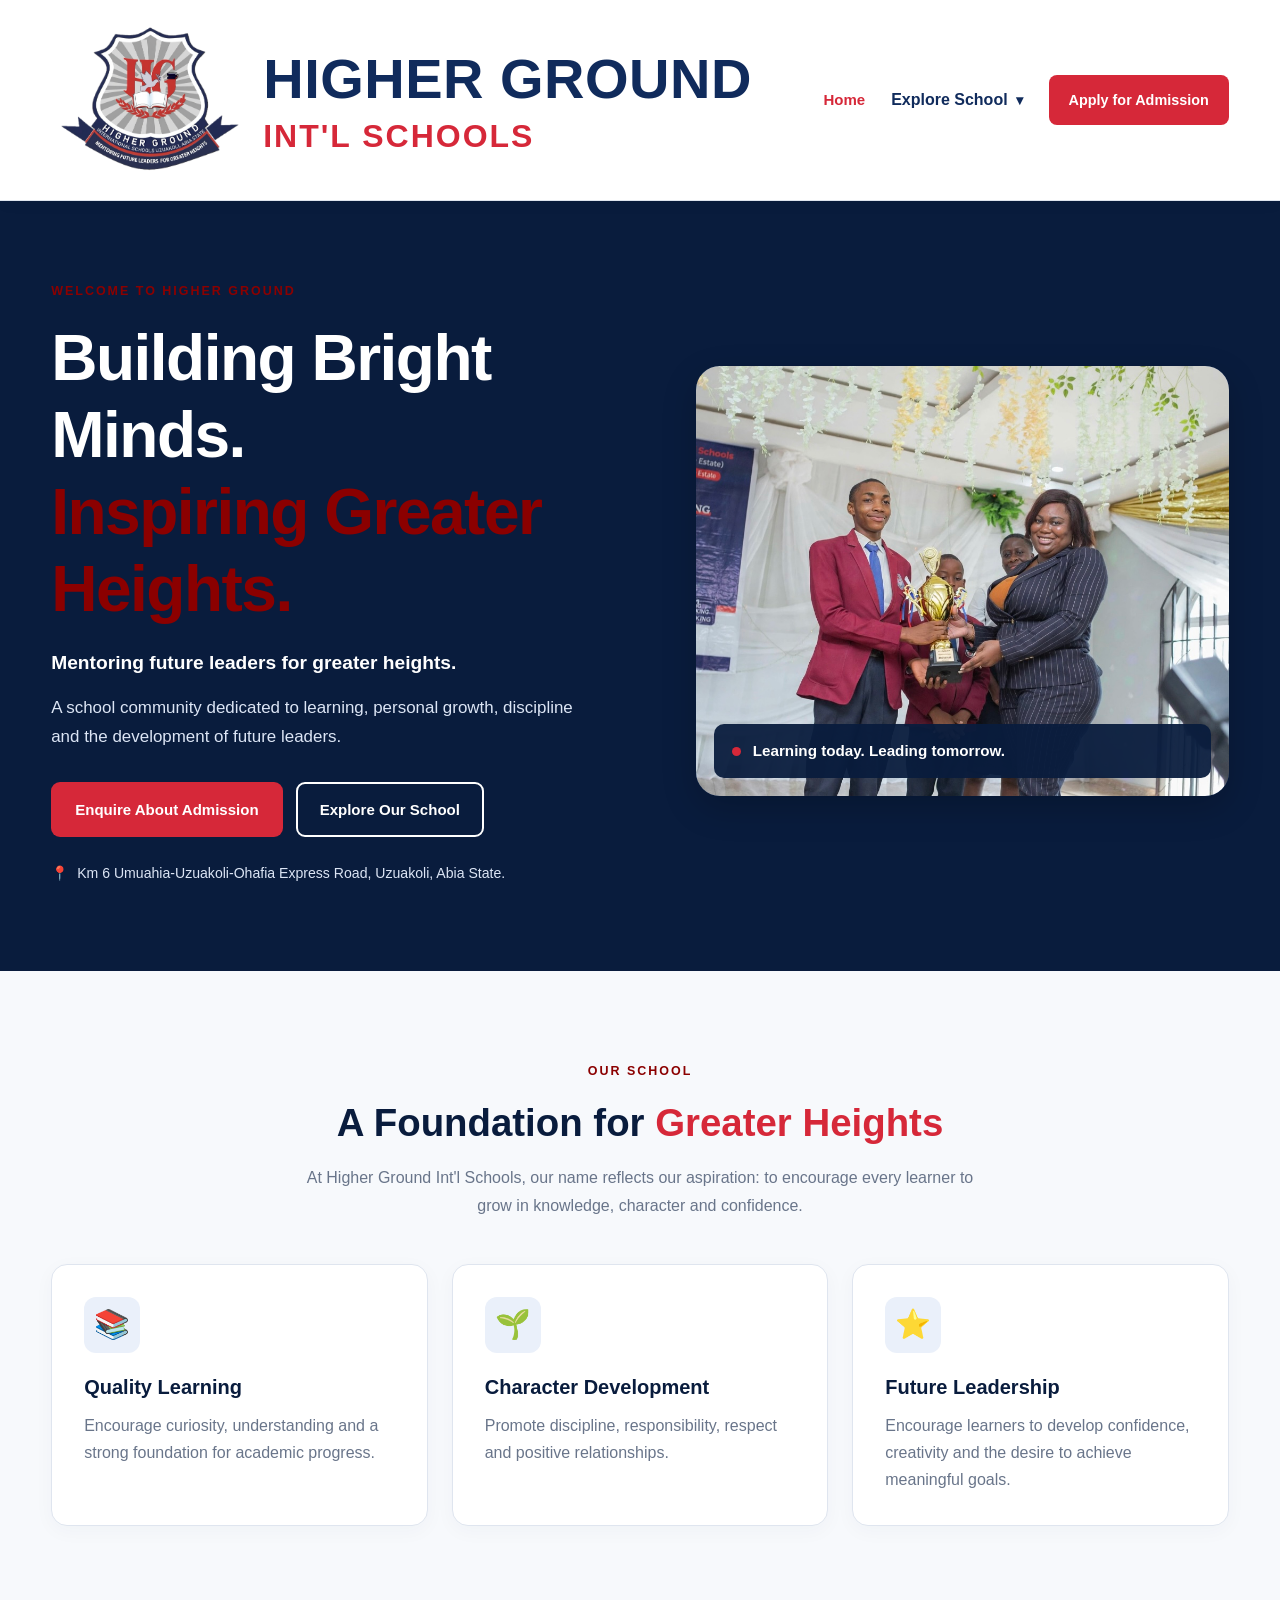
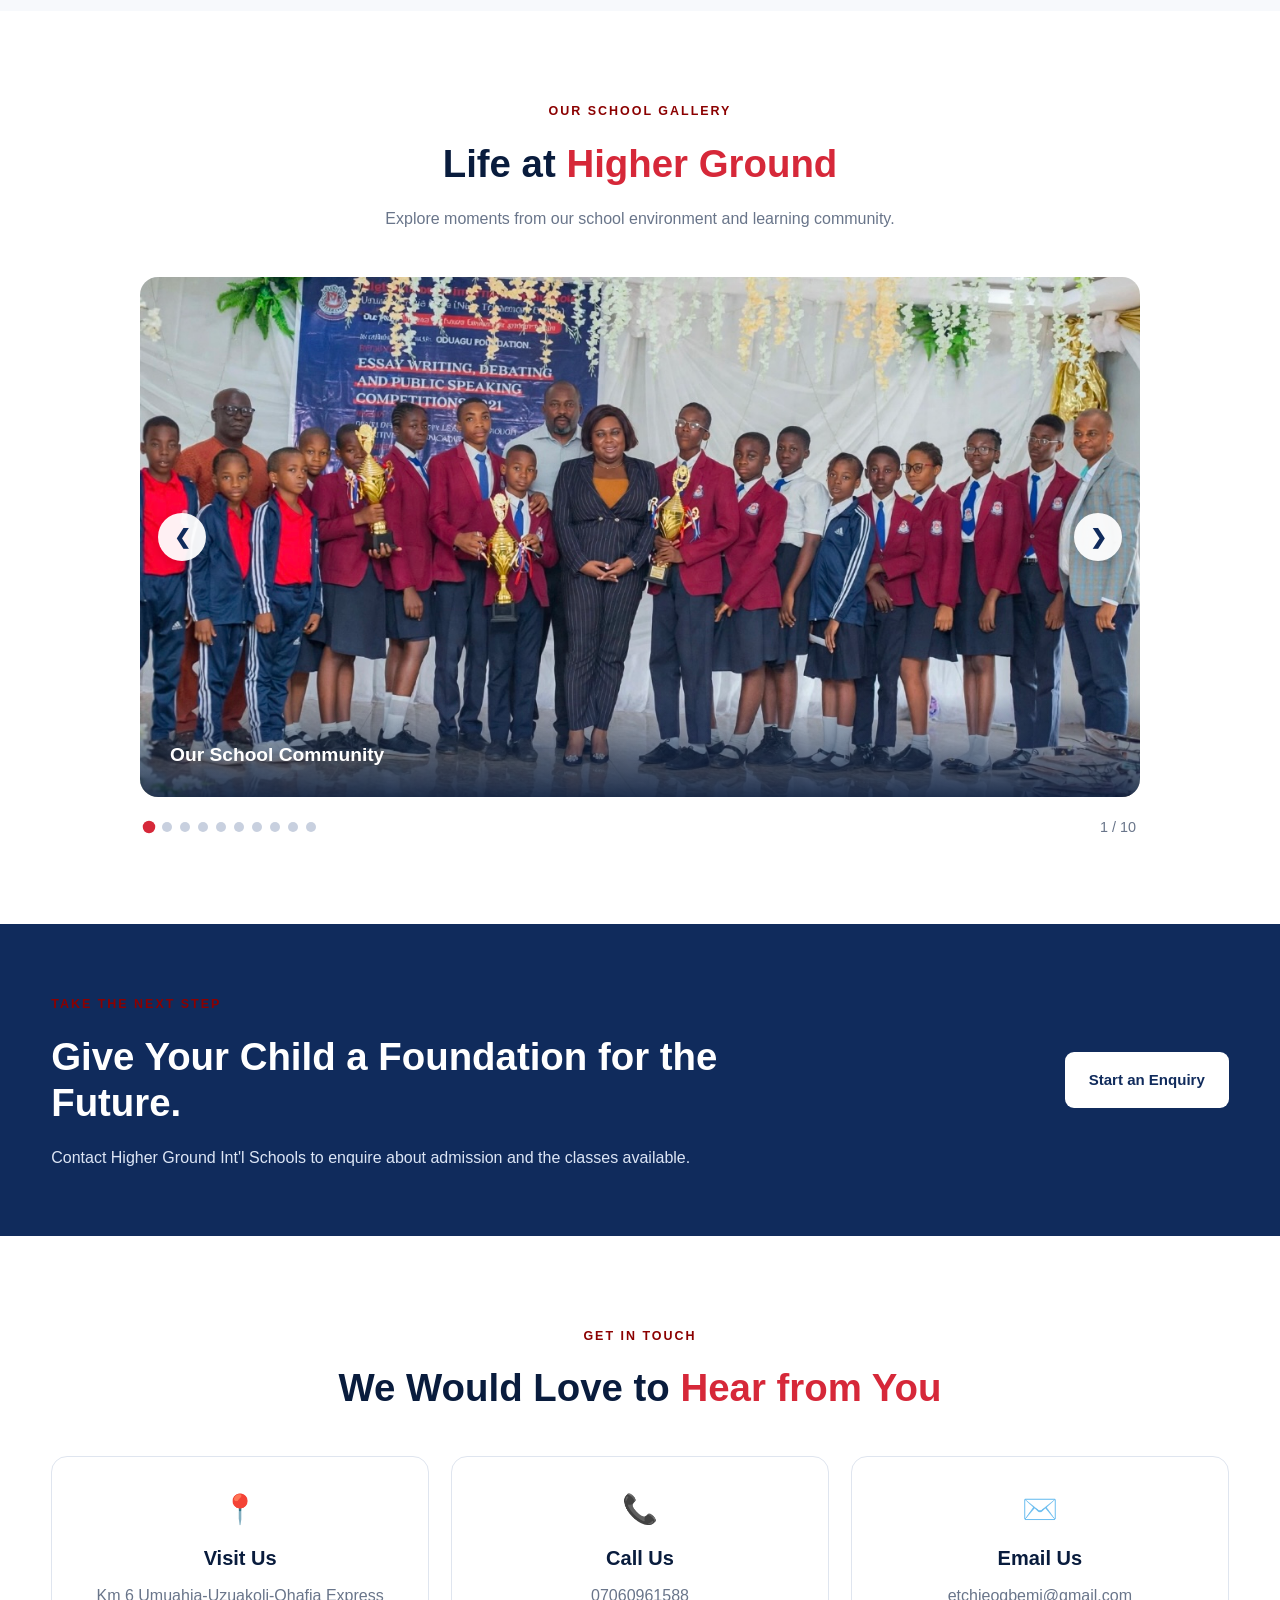
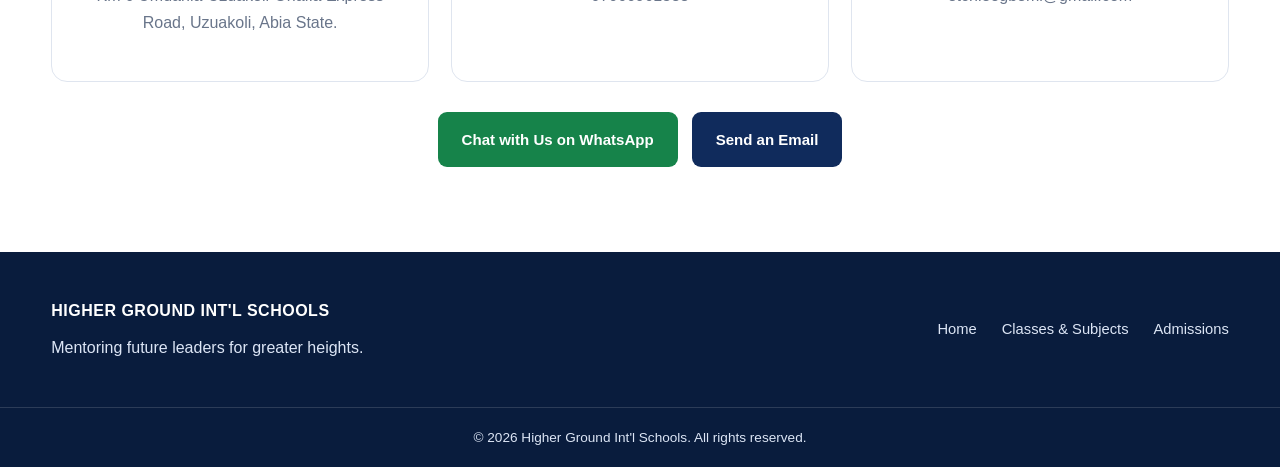
<file: index.html>
<!DOCTYPE html>
<html lang="en">
<head>
    <meta charset="UTF-8">
    <meta name="viewport" content="width=device-width, initial-scale=1.0">

    <title>Higher Ground Int'l Schools | Uzuakoli, Abia State</title>

    <meta
        name="description"
        content="Welcome to Higher Ground International Schools, Uzuakoli, Abia State. Mentoring future leaders for greater heights."
    >

    <link rel="stylesheet" href="style.css">
    <script src="script.js" defer></script>
</head>

<body>

<header class="site-header">
    <div class="header-inner">

        <a href="index.html" class="brand">
            <img
                src="school-logo.png"
                alt="Higher Ground International Schools logo"
                class="school-logo"
            >

            <span class="brand-text">
                <strong>HIGHER GROUND</strong>
                <small>INT'L SCHOOLS</small>
            </span>
        </a>

        <button
            class="menu-toggle"
            type="button"
            aria-label="Open navigation menu"
            aria-expanded="false"
            aria-controls="main-navigation"
        >
            ☰
        </button>

        <nav class="main-navigation" id="main-navigation">

            <a href="index.html" class="nav-link active">Home</a>

            <div class="dropdown">
                <button
                    class="dropdown-toggle"
                    type="button"
                    aria-expanded="false"
                >
                    Explore School <span class="dropdown-arrow">▾</span>
                </button>

                <div class="dropdown-menu">
                    <a href="school.html">Classes &amp; Subjects</a>
                    <a href="admission.html">Admissions</a>
                </div>
            </div>

            <a href="admission.html" class="nav-cta">
                Apply for Admission
            </a>

        </nav>

    </div>
</header>


<main>

    <!-- HERO SECTION -->

    <section class="hero">

        <div class="hero-content">

            <span class="eyebrow">WELCOME TO HIGHER GROUND</span>

            <h1>
                Building Bright Minds.<br>
                <span>Inspiring Greater Heights.</span>
            </h1>

            <p class="hero-motto">
                Mentoring future leaders for greater heights.
            </p>

            <p class="hero-description">
                A school community dedicated to learning, personal growth,
                discipline and the development of future leaders.
            </p>

            <div class="hero-buttons">
                <a href="admission.html" class="button button-red">
                    Enquire About Admission
                </a>

                <a href="school.html" class="button button-outline">
                    Explore Our School
                </a>
            </div>

            <div class="hero-location">
                <span>📍</span>
                Km 6 Umuahia-Uzuakoli-Ohafia Express Road,
                Uzuakoli, Abia State.
            </div>

        </div>

        <div class="hero-image-wrapper">

            <img
                src="hero-school.jpg"
                alt="Higher Ground International Schools"
                class="hero-image"
                onerror="this.style.display='none'; this.parentElement.classList.add('image-placeholder');"
            >

            <div class="hero-image-caption">
                <span class="caption-dot"></span>
                Learning today. Leading tomorrow.
            </div>

        </div>

    </section>


    <!-- WELCOME SECTION -->

    <section class="section welcome-section">

        <div class="section-heading">
            <span class="eyebrow">OUR SCHOOL</span>

            <h2>A Foundation for <span>Greater Heights</span></h2>

            <p>
                At Higher Ground Int'l Schools, our name reflects our aspiration:
                to encourage every learner to grow in knowledge, character
                and confidence.
            </p>
        </div>

        <div class="feature-grid">

            <article class="feature-card">
                <div class="feature-icon">📚</div>

                <h3>Quality Learning</h3>

                <p>
                    Encourage curiosity, understanding and a strong foundation
                    for academic progress.
                </p>
            </article>

            <article class="feature-card">
                <div class="feature-icon">🌱</div>

                <h3>Character Development</h3>

                <p>
                    Promote discipline, responsibility, respect and positive
                    relationships.
                </p>
            </article>

            <article class="feature-card">
                <div class="feature-icon">⭐</div>

                <h3>Future Leadership</h3>

                <p>
                    Encourage learners to develop confidence, creativity and
                    the desire to achieve meaningful goals.
                </p>
            </article>

        </div>

    </section>


    <!-- SCHOOL GALLERY / SLIDESHOW -->

    <section class="gallery-section">

        <div class="section-heading">
            <span class="eyebrow">OUR SCHOOL GALLERY</span>

            <h2>Life at <span>Higher Ground</span></h2>

            <p>
                Explore moments from our school environment and learning
                community.
            </p>
        </div>

        <div class="slideshow-container">

            <div class="slideshow">

                <img
                    id="slideshow-image"
                    src="school-life-01.jpg"
                    alt="School gallery photograph"
                >

                <div class="slide-overlay">
                    <span id="slide-caption">Our School Community</span>
                </div>

                <button
                    class="slide-arrow slide-prev"
                    type="button"
                    aria-label="Previous picture"
                >
                    &#10094;
                </button>

                <button
                    class="slide-arrow slide-next"
                    type="button"
                    aria-label="Next picture"
                >
                    &#10095;
                </button>

            </div>

            <div class="slide-controls">

                <div
                    class="slide-dots"
                    id="slide-dots"
                    aria-label="Choose a gallery picture"
                ></div>

                <span id="slide-counter">1 / 10</span>

            </div>

        </div>

    </section>


    <!-- ADMISSION CALL TO ACTION -->

    <section class="admission-banner">

        <div>
            <span class="eyebrow light-eyebrow">TAKE THE NEXT STEP</span>

            <h2>Give Your Child a Foundation for the Future.</h2>

            <p>
                Contact Higher Ground Int'l Schools to enquire about admission
                and the classes available.
            </p>
        </div>

        <a href="admission.html" class="button button-white">
            Start an Enquiry
        </a>

    </section>


    <!-- CONTACT SECTION -->

    <section class="section contact-section" id="contact">

        <div class="section-heading">
            <span class="eyebrow">GET IN TOUCH</span>

            <h2>We Would Love to <span>Hear from You</span></h2>
        </div>

        <div class="contact-grid">

            <div class="contact-card">
                <div class="contact-icon">📍</div>

                <h3>Visit Us</h3>

                <p>
                    Km 6 Umuahia-Uzuakoli-Ohafia Express Road,
                    Uzuakoli, Abia State.
                </p>
            </div>

            <div class="contact-card">
                <div class="contact-icon">📞</div>

                <h3>Call Us</h3>

                <a href="tel:+2347060961588">
                    07060961588
                </a>
            </div>

            <div class="contact-card">
                <div class="contact-icon">✉️</div>

                <h3>Email Us</h3>

                <a href="mailto:etchieogbemi@gmail.com">
                    etchieogbemi@gmail.com
                </a>
            </div>

        </div>

        <div class="contact-actions">

            <a
                href="https://wa.me/2347060961588"
                class="button button-green"
                target="_blank"
                rel="noopener noreferrer"
            >
                Chat with Us on WhatsApp
            </a>

            <a
                href="mailto:etchieogbemi@gmail.com"
                class="button button-blue"
            >
                Send an Email
            </a>

        </div>

    </section>

</main>


<!-- FOOTER -->

<footer class="site-footer">

    <div class="footer-main">

        <div class="footer-brand">

            <strong>HIGHER GROUND INT'L SCHOOLS</strong>

            <p>
                Mentoring future leaders for greater heights.
            </p>

        </div>

        <div class="footer-links">

            <a href="index.html">Home</a>
            <a href="school.html">Classes &amp; Subjects</a>
            <a href="admission.html">Admissions</a>

        </div>

    </div>

    <div class="footer-bottom">
        <p>
            &copy; <span id="current-year"></span>
            Higher Ground Int'l Schools. All rights reserved.
        </p>
    </div>

</footer>

</body>
</html>
</file>
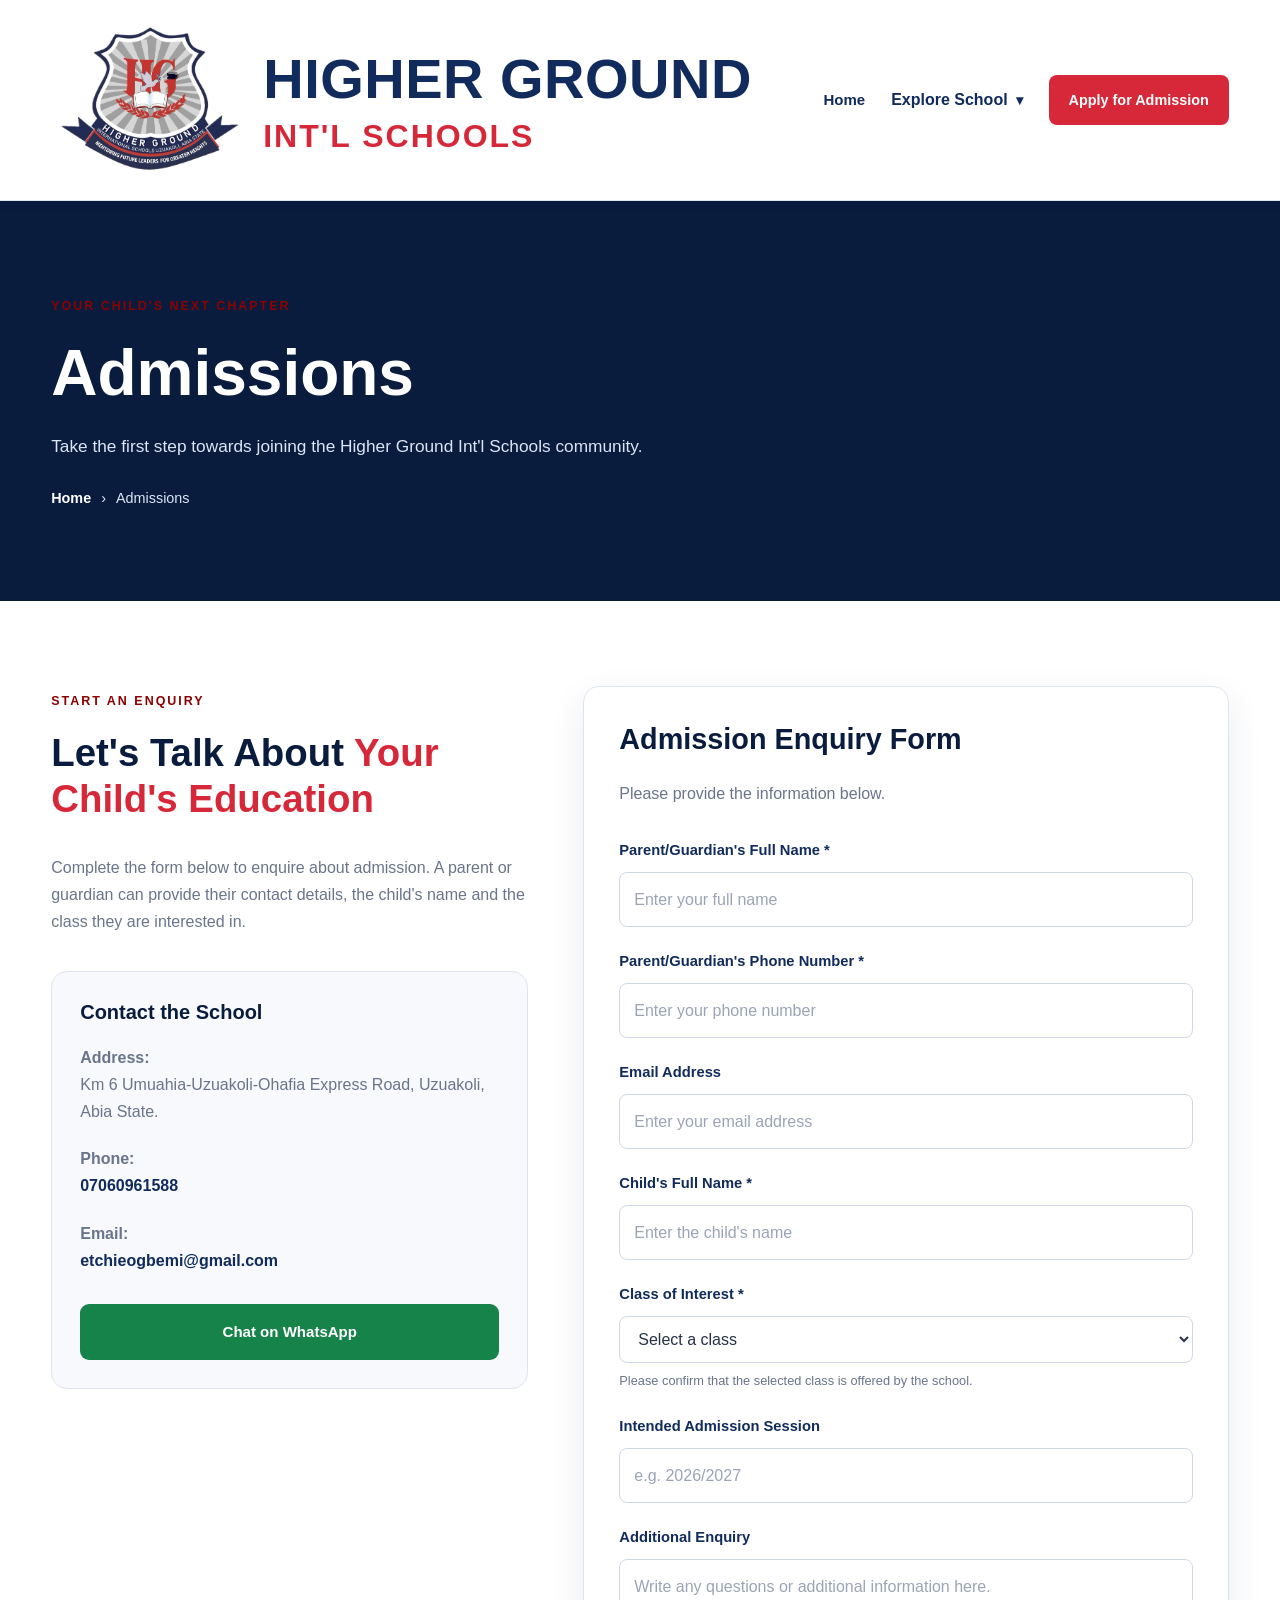
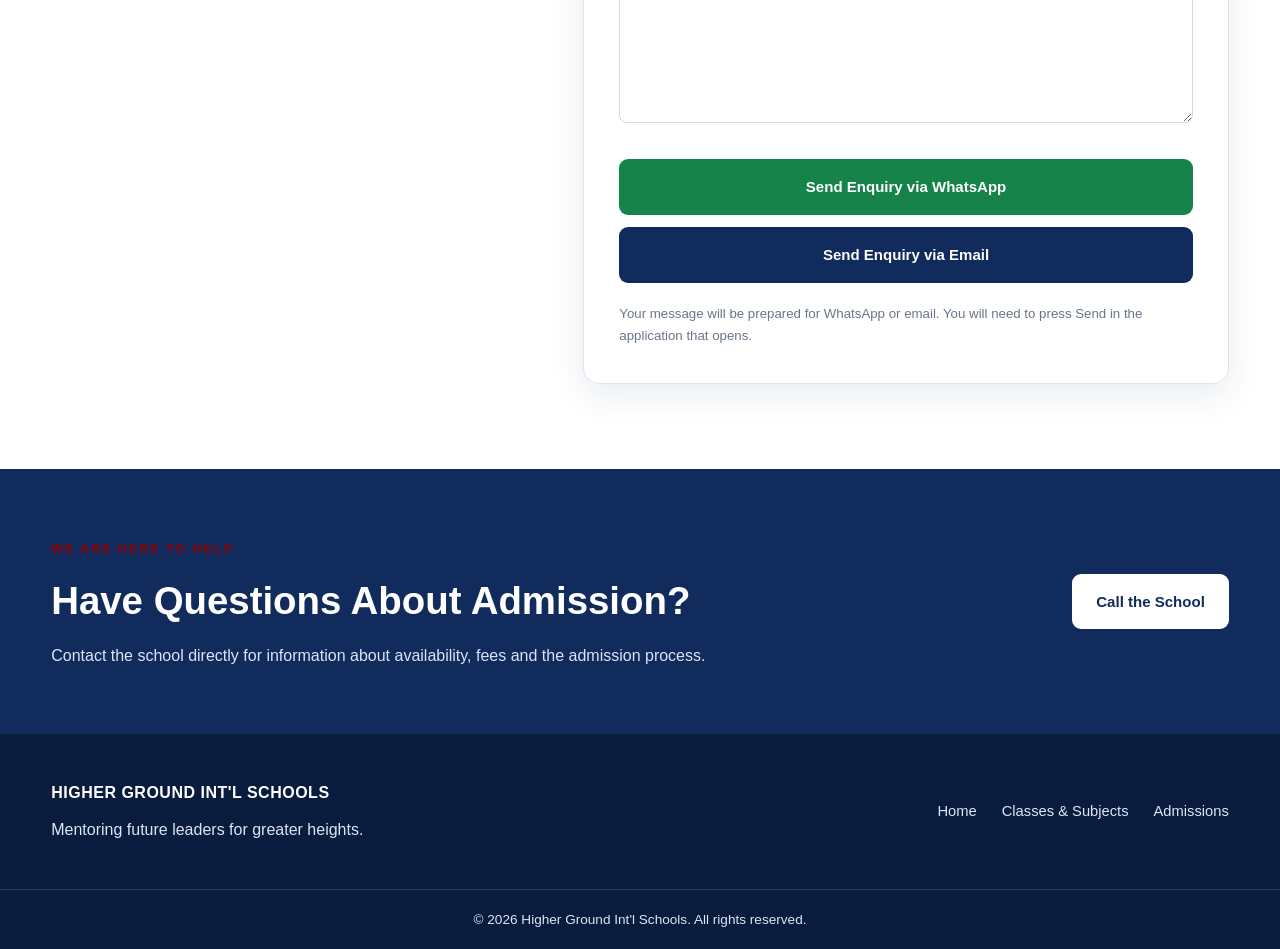
<file: admission.html>
<!DOCTYPE html>
<html lang="en">
<head>
    <meta charset="UTF-8">

    <meta name="viewport" content="width=device-width, initial-scale=1.0">

    <title>Admissions | Higher Ground Int'l Schools</title>

    <meta
        name="description"
        content="Contact Higher Ground International Schools in Uzuakoli, Abia State, to enquire about school admission."
    >

    <link rel="stylesheet" href="style.css">
    <script src="script.js" defer></script>
</head>

<body>

<header class="site-header">

    <div class="header-inner">

        <a href="index.html" class="brand">

            <img
                src="school-logo.png"
                alt="Higher Ground International Schools logo"
                class="school-logo"
            >

            <span class="brand-text">
                <strong>HIGHER GROUND</strong>
                <small>INT'L SCHOOLS</small>
            </span>

        </a>


        <button
            class="menu-toggle"
            type="button"
            aria-label="Open navigation menu"
            aria-expanded="false"
            aria-controls="main-navigation"
        >
            ☰
        </button>


        <nav class="main-navigation" id="main-navigation">

            <a href="index.html" class="nav-link">Home</a>

            <div class="dropdown">

                <button
                    class="dropdown-toggle"
                    type="button"
                    aria-expanded="false"
                >
                    Explore School <span class="dropdown-arrow">▾</span>
                </button>

                <div class="dropdown-menu">

                    <a href="school.html">Classes &amp; Subjects</a>

                    <a href="admission.html" class="active">
                        Admissions
                    </a>

                </div>

            </div>

            <a href="admission.html" class="nav-cta">
                Apply for Admission
            </a>

        </nav>

    </div>

</header>


<main>

    <section class="page-hero">

        <div class="page-hero-content">

            <span class="eyebrow light-eyebrow">YOUR CHILD'S NEXT CHAPTER</span>

            <h1>Admissions</h1>

            <p>
                Take the first step towards joining the Higher Ground
                Int'l Schools community.
            </p>

            <div class="breadcrumb">

                <a href="index.html">Home</a>

                <span>›</span>

                <span>Admissions</span>

            </div>

        </div>

    </section>


    <section class="section admission-section">

        <div class="admission-intro">

            <span class="eyebrow">START AN ENQUIRY</span>

            <h2>Let's Talk About <span>Your Child's Education</span></h2>

            <p>
                Complete the form below to enquire about admission.
                A parent or guardian can provide their contact details,
                the child's name and the class they are interested in.
            </p>


            <div class="admission-contact-box">

                <h3>Contact the School</h3>

                <p>
                    <strong>Address:</strong><br>
                    Km 6 Umuahia-Uzuakoli-Ohafia Express Road,
                    Uzuakoli, Abia State.
                </p>

                <p>
                    <strong>Phone:</strong><br>
                    <a href="tel:+2347060961588">07060961588</a>
                </p>

                <p>
                    <strong>Email:</strong><br>
                    <a href="mailto:etchieogbemi@gmail.com">
                        etchieogbemi@gmail.com
                    </a>
                </p>

                <a
                    href="https://wa.me/2347060961588"
                    target="_blank"
                    rel="noopener noreferrer"
                    class="button button-green full-width"
                >
                    Chat on WhatsApp
                </a>

            </div>

        </div>


        <!-- ADMISSION ENQUIRY FORM -->

        <div class="form-card">

            <h2>Admission Enquiry Form</h2>

            <p class="form-intro">
                Please provide the information below.
            </p>


            <form id="admission-form">

                <div class="form-group">

                    <label for="guardian-name">
                        Parent/Guardian's Full Name *
                    </label>

                    <input
                        type="text"
                        id="guardian-name"
                        name="guardianName"
                        placeholder="Enter your full name"
                        required
                    >

                </div>


                <div class="form-group">

                    <label for="guardian-phone">
                        Parent/Guardian's Phone Number *
                    </label>

                    <input
                        type="tel"
                        id="guardian-phone"
                        name="guardianPhone"
                        placeholder="Enter your phone number"
                        required
                    >

                </div>


                <div class="form-group">

                    <label for="guardian-email">
                        Email Address
                    </label>

                    <input
                        type="email"
                        id="guardian-email"
                        name="guardianEmail"
                        placeholder="Enter your email address"
                    >

                </div>


                <div class="form-group">

                    <label for="child-name">
                        Child's Full Name *
                    </label>

                    <input
                        type="text"
                        id="child-name"
                        name="childName"
                        placeholder="Enter the child's name"
                        required
                    >

                </div>


                <div class="form-group">

                    <label for="class-interest">
                        Class of Interest *
                    </label>

                    <select
                        id="class-interest"
                        name="classInterest"
                        required
                    >

                        <option value="">Select a class</option>

                        <option value="Early Years">
                            Early Years
                        </option>

                        <option value="Nursery">
                            Nursery
                        </option>

                        <option value="Primary">
                            Primary
                        </option>

                        <option value="Junior Secondary">
                            Junior Secondary
                        </option>

                        <option value="Senior Secondary">
                            Senior Secondary
                        </option>

                        <option value="Other / Not Sure">
                            Other / Not Sure
                        </option>

                    </select>

                    <small class="field-note">
                        Please confirm that the selected class is offered
                        by the school.
                    </small>

                </div>


                <div class="form-group">

                    <label for="academic-session">
                        Intended Admission Session
                    </label>

                    <input
                        type="text"
                        id="academic-session"
                        name="academicSession"
                        placeholder="e.g. 2026/2027"
                    >

                </div>


                <div class="form-group">

                    <label for="enquiry-message">
                        Additional Enquiry
                    </label>

                    <textarea
                        id="enquiry-message"
                        name="enquiryMessage"
                        rows="5"
                        placeholder="Write any questions or additional information here."
                    ></textarea>

                </div>


                <div class="form-buttons">

                    <button
                        type="submit"
                        class="button button-green full-width"
                    >
                        Send Enquiry via WhatsApp
                    </button>

                    <button
                        type="button"
                        id="email-enquiry"
                        class="button button-blue full-width"
                    >
                        Send Enquiry via Email
                    </button>

                </div>


                <p class="form-note">
                    Your message will be prepared for WhatsApp or email.
                    You will need to press Send in the application that opens.
                </p>


                <p
                    id="form-status"
                    class="form-status"
                    role="status"
                    aria-live="polite"
                ></p>

            </form>

        </div>

    </section>


    <section class="admission-banner">

        <div>

            <span class="eyebrow light-eyebrow">WE ARE HERE TO HELP</span>

            <h2>Have Questions About Admission?</h2>

            <p>
                Contact the school directly for information about
                availability, fees and the admission process.
            </p>

        </div>

        <a href="tel:+2347060961588" class="button button-white">
            Call the School
        </a>

    </section>

</main>


<footer class="site-footer">

    <div class="footer-main">

        <div class="footer-brand">

            <strong>HIGHER GROUND INT'L SCHOOLS</strong>

            <p>Mentoring future leaders for greater heights.</p>

        </div>

        <div class="footer-links">

            <a href="index.html">Home</a>

            <a href="school.html">Classes &amp; Subjects</a>

            <a href="admission.html">Admissions</a>

        </div>

    </div>


    <div class="footer-bottom">

        <p>
            &copy; <span id="current-year"></span>
            Higher Ground Int'l Schools. All rights reserved.
        </p>

    </div>

</footer>

</body>
</html>
</file>
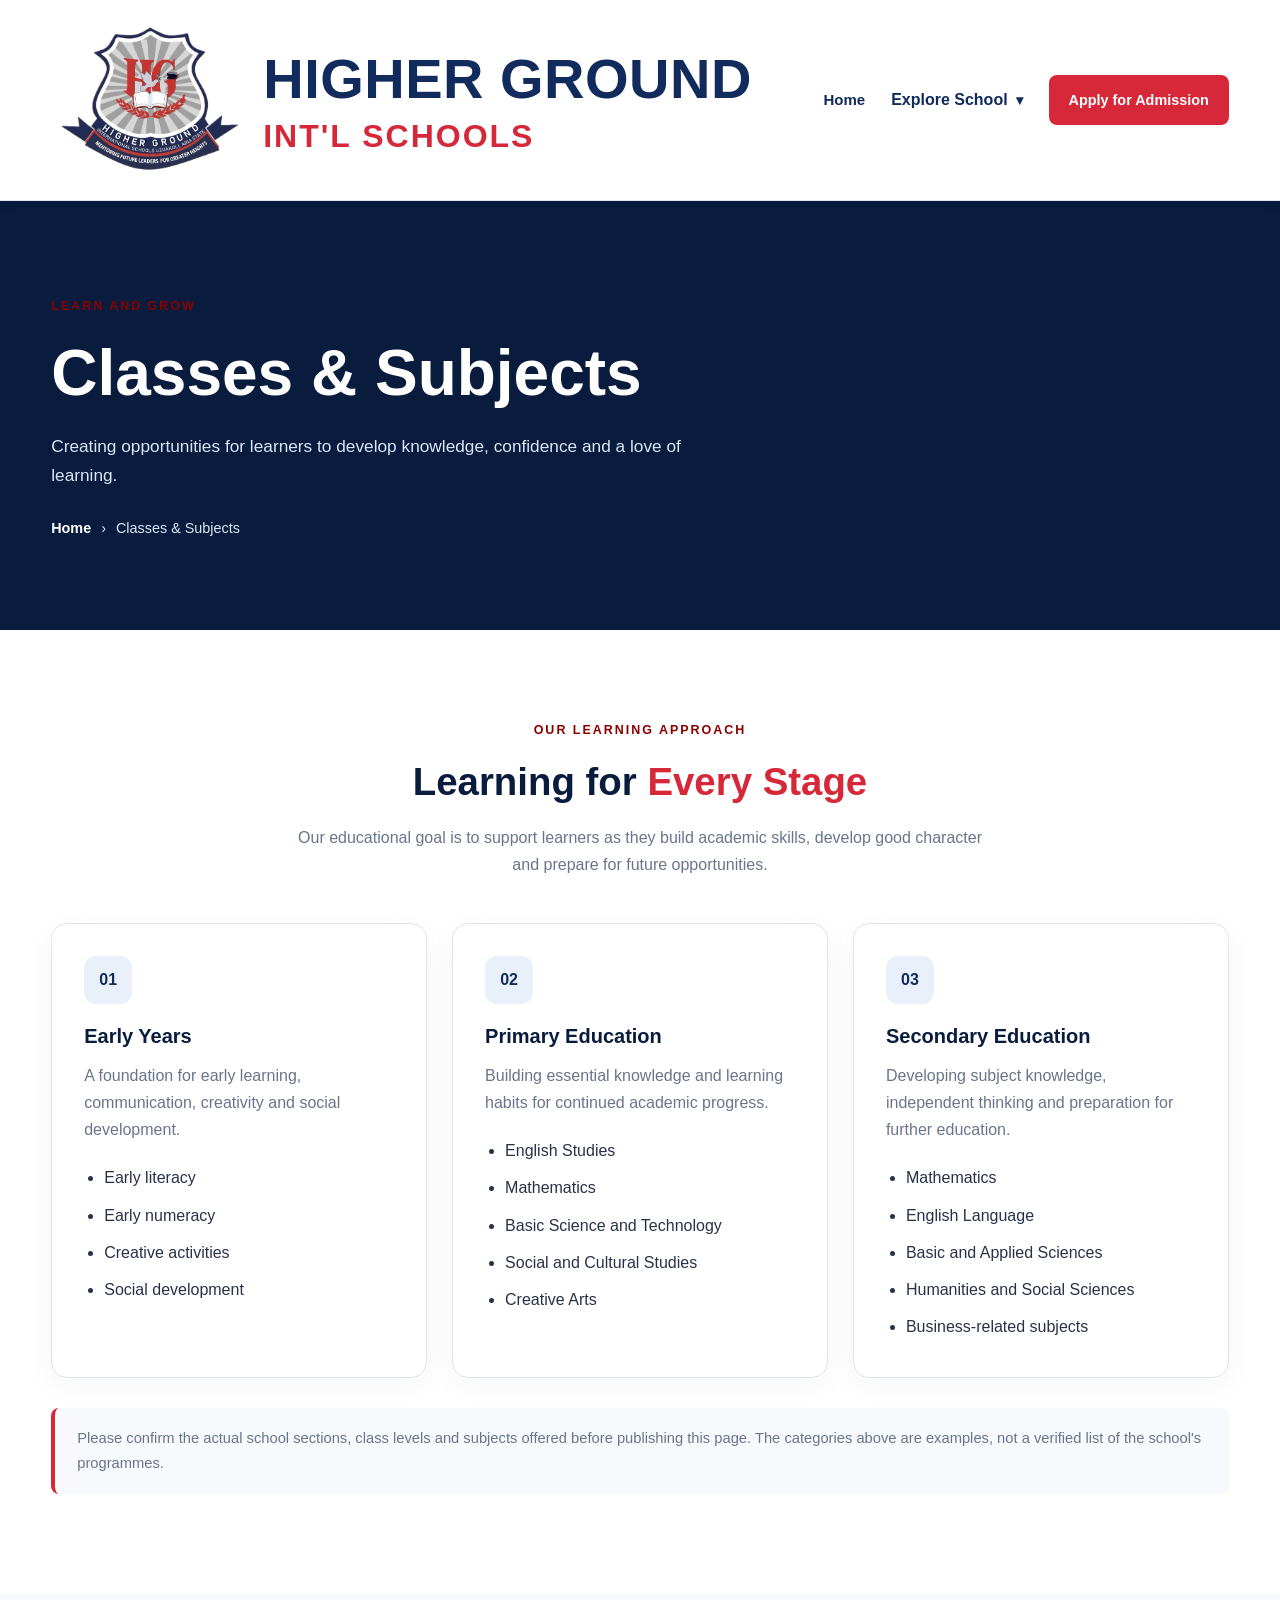
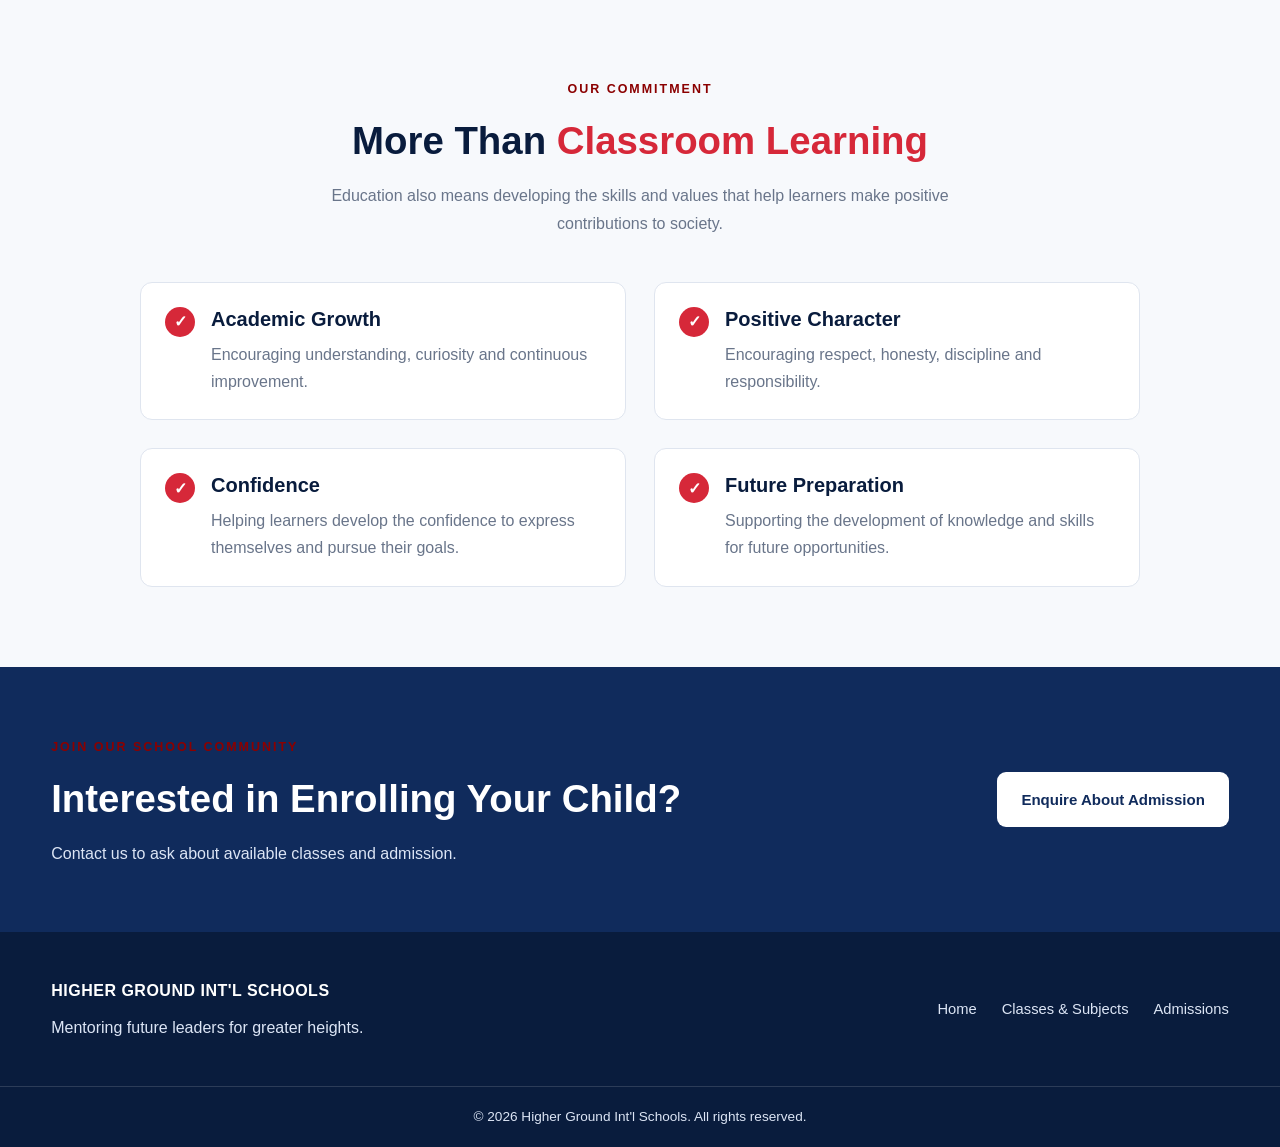
<file: school.html>
<!DOCTYPE html>
<html lang="en">
<head>
    <meta charset="UTF-8">

    <meta name="viewport" content="width=device-width, initial-scale=1.0">

    <title>Classes & Subjects | Higher Ground Int'l Schools</title>

    <meta
        name="description"
        content="Explore classes and learning areas at Higher Ground International Schools, Uzuakoli, Abia State."
    >

    <link rel="stylesheet" href="style.css">
    <script src="script.js" defer></script>
</head>

<body>

<header class="site-header">

    <div class="header-inner">

        <a href="index.html" class="brand">

            <img
                src="school-logo.png"
                alt="Higher Ground International Schools logo"
                class="school-logo"
            >

            <span class="brand-text">
                <strong>HIGHER GROUND</strong>
                <small>INT'L SCHOOLS</small>
            </span>

        </a>

        <button
            class="menu-toggle"
            type="button"
            aria-label="Open navigation menu"
            aria-expanded="false"
            aria-controls="main-navigation"
        >
            ☰
        </button>

        <nav class="main-navigation" id="main-navigation">

            <a href="index.html" class="nav-link">Home</a>

            <div class="dropdown">
                <button
                    class="dropdown-toggle"
                    type="button"
                    aria-expanded="false"
                >
                    Explore School <span class="dropdown-arrow">▾</span>
                </button>

                <div class="dropdown-menu">
                    <a href="school.html" class="active">Classes &amp; Subjects</a>
                    <a href="admission.html">Admissions</a>
                </div>
            </div>

            <a href="admission.html" class="nav-cta">
                Apply for Admission
            </a>

        </nav>

    </div>

</header>


<main>

    <section class="page-hero">

        <div class="page-hero-content">

            <span class="eyebrow light-eyebrow">LEARN AND GROW</span>

            <h1>Classes &amp; Subjects</h1>

            <p>
                Creating opportunities for learners to develop knowledge,
                confidence and a love of learning.
            </p>

            <div class="breadcrumb">
                <a href="index.html">Home</a>
                <span>›</span>
                <span>Classes &amp; Subjects</span>
            </div>

        </div>

    </section>


    <section class="section">

        <div class="section-heading">

            <span class="eyebrow">OUR LEARNING APPROACH</span>

            <h2>Learning for <span>Every Stage</span></h2>

            <p>
                Our educational goal is to support learners as they build
                academic skills, develop good character and prepare for
                future opportunities.
            </p>

        </div>


        <!-- SAMPLE CLASS STRUCTURE -->

        <div class="class-grid">

            <article class="class-card">

                <div class="class-card-number">01</div>

                <h3>Early Years</h3>

                <p>
                    A foundation for early learning, communication,
                    creativity and social development.
                </p>

                <ul>
                    <li>Early literacy</li>
                    <li>Early numeracy</li>
                    <li>Creative activities</li>
                    <li>Social development</li>
                </ul>

            </article>


            <article class="class-card">

                <div class="class-card-number">02</div>

                <h3>Primary Education</h3>

                <p>
                    Building essential knowledge and learning habits
                    for continued academic progress.
                </p>

                <ul>
                    <li>English Studies</li>
                    <li>Mathematics</li>
                    <li>Basic Science and Technology</li>
                    <li>Social and Cultural Studies</li>
                    <li>Creative Arts</li>
                </ul>

            </article>


            <article class="class-card">

                <div class="class-card-number">03</div>

                <h3>Secondary Education</h3>

                <p>
                    Developing subject knowledge, independent thinking
                    and preparation for further education.
                </p>

                <ul>
                    <li>Mathematics</li>
                    <li>English Language</li>
                    <li>Basic and Applied Sciences</li>
                    <li>Humanities and Social Sciences</li>
                    <li>Business-related subjects</li>
                </ul>

            </article>

        </div>

        <p class="notice">
            Please confirm the actual school sections, class levels and
            subjects offered before publishing this page. The categories
            above are examples, not a verified list of the school's programmes.
        </p>

    </section>


    <!-- EDUCATIONAL VALUES -->

    <section class="values-section">

        <div class="section-heading">

            <span class="eyebrow">OUR COMMITMENT</span>

            <h2>More Than <span>Classroom Learning</span></h2>

            <p>
                Education also means developing the skills and values
                that help learners make positive contributions to society.
            </p>

        </div>


        <div class="values-grid">

            <div class="value-item">
                <span>✓</span>

                <div>
                    <h3>Academic Growth</h3>

                    <p>
                        Encouraging understanding, curiosity and
                        continuous improvement.
                    </p>
                </div>
            </div>


            <div class="value-item">
                <span>✓</span>

                <div>
                    <h3>Positive Character</h3>

                    <p>
                        Encouraging respect, honesty, discipline
                        and responsibility.
                    </p>
                </div>
            </div>


            <div class="value-item">
                <span>✓</span>

                <div>
                    <h3>Confidence</h3>

                    <p>
                        Helping learners develop the confidence
                        to express themselves and pursue their goals.
                    </p>
                </div>
            </div>


            <div class="value-item">
                <span>✓</span>

                <div>
                    <h3>Future Preparation</h3>

                    <p>
                        Supporting the development of knowledge
                        and skills for future opportunities.
                    </p>
                </div>
            </div>

        </div>

    </section>


    <section class="admission-banner">

        <div>

            <span class="eyebrow light-eyebrow">JOIN OUR SCHOOL COMMUNITY</span>

            <h2>Interested in Enrolling Your Child?</h2>

            <p>
                Contact us to ask about available classes and admission.
            </p>

        </div>

        <a href="admission.html" class="button button-white">
            Enquire About Admission
        </a>

    </section>

</main>


<footer class="site-footer">

    <div class="footer-main">

        <div class="footer-brand">

            <strong>HIGHER GROUND INT'L SCHOOLS</strong>

            <p>Mentoring future leaders for greater heights.</p>

        </div>

        <div class="footer-links">

            <a href="index.html">Home</a>
            <a href="school.html">Classes &amp; Subjects</a>
            <a href="admission.html">Admissions</a>

        </div>

    </div>

    <div class="footer-bottom">

        <p>
            &copy; <span id="current-year"></span>
            Higher Ground Int'l Schools. All rights reserved.
        </p>

    </div>

</footer>

</body>
</html>
</file>
<file: style.css>
/* ========================================
   HIGHER GROUND INT'L SCHOOLS
   Main website stylesheet
   Dark blue hero sections
   Dark red highlighted text
======================================== */

:root {
    --blue: #102b5c;
    --blue-dark: #091c3d;
    --blue-light: #eaf0fa;
    --red: #d62839;
    --red-dark: #b51f2e;
    --hero-red: #8B0000;
    --white: #ffffff;
    --off-white: #f7f9fc;
    --text: #283247;
    --muted: #69758a;
    --border: #dfe5ef;
    --green: #16834a;
    --shadow: 0 12px 35px rgba(16, 43, 92, 0.09);
    --radius: 16px;
}

/* GENERAL RESET */
* {
    box-sizing: border-box;
}

html {
    scroll-behavior: smooth;
}

body {
    margin: 0;
    font-family: Arial, Helvetica, sans-serif;
    color: var(--text);
    background: var(--white);
    line-height: 1.7;
}

img {
    max-width: 100%;
}

a {
    color: inherit;
    text-decoration: none;
}

button,
input,
select,
textarea {
    font: inherit;
}

button,
a {
    -webkit-tap-highlight-color: transparent;
}

button {
    cursor: pointer;
}

p {
    margin-top: 0;
}

h1,
h2,
h3 {
    color: var(--blue-dark);
    line-height: 1.2;
}

h1 {
    font-size: clamp(2.4rem, 5vw, 4.5rem);
}

h2 {
    font-size: clamp(1.9rem, 3vw, 2.8rem);
}

h3 {
    font-size: 1.25rem;
}

section {
    scroll-margin-top: 100px;
}

/* HEADER */
.site-header {
    position: sticky;
    top: 0;
    z-index: 1000;
    background: var(--white);
    border-bottom: 1px solid var(--border);
    box-shadow: 0 3px 15px rgba(0, 0, 0, 0.035);
}

.header-inner {
    width: min(1180px, 92%);
    margin: auto;
    min-height: 88px;
    display: flex;
    align-items: center;
    justify-content: space-between;
    gap: 25px;
}

/* SCHOOL BRAND */
.brand {
    display: flex;
    align-items: center;
    gap: 12px;
    flex-shrink: 0;
}

.school-logo {
    width: 200px;
    height: 200px;
    object-fit: contain;
    border-radius: 10px;
}

.brand-text {
    display: flex;
    flex-direction: column;
    line-height: 1.3;
}

.brand-text strong {
    color: var(--blue);
    font-size: 3.5rem;
    letter-spacing: 0.5px;
}

.brand-text small {
    color: var(--red);
    font-size: 2.00rem;
    font-weight: 800;
    letter-spacing: 2px;
}

/* NAVIGATION */
.main-navigation {
    display: flex;
    align-items: center;
    gap: 26px;
}

.nav-link {
    color: var(--blue);
    font-weight: 700;
    font-size: 0.94rem;
    transition: color 0.2s ease;
}

.nav-link:hover,
.nav-link.active {
    color: var(--red);
}

/* DROPDOWN */
.dropdown {
    position: relative;
}

.dropdown-toggle {
    display: flex;
    align-items: center;
    gap: 8px;
    border: none;
    background: transparent;
    color: var(--blue);
    font-weight: 700;
    padding: 12px 0;
}

.dropdown-toggle:hover {
    color: var(--red);
}

.dropdown-arrow {
    font-size: 0.9rem;
}

.dropdown-menu {
    position: absolute;
    top: calc(100% + 8px);
    left: -18px;
    min-width: 225px;
    padding: 8px;
    background: var(--white);
    border: 1px solid var(--border);
    border-radius: 12px;
    box-shadow: var(--shadow);
    display: none;
    z-index: 1001;
}

.dropdown.open .dropdown-menu {
    display: block;
}

.dropdown-menu a {
    display: block;
    padding: 12px 14px;
    border-radius: 8px;
    color: var(--blue);
    font-size: 0.93rem;
    font-weight: 600;
}

.dropdown-menu a:hover,
.dropdown-menu a.active {
    color: var(--red);
    background: var(--off-white);
}

/* NAVIGATION CTA */
.nav-cta {
    display: inline-flex;
    justify-content: center;
    align-items: center;
    background: var(--red);
    color: var(--white);
    padding: 13px 20px;
    border-radius: 8px;
    font-weight: 800;
    font-size: 0.9rem;
    transition: background 0.2s ease, transform 0.2s ease;
}

.nav-cta:hover {
    background: var(--red-dark);
    transform: translateY(-2px);
}

/* MOBILE MENU BUTTON */
.menu-toggle {
    display: none;
    width: 44px;
    height: 44px;
    border: 1px solid var(--border);
    border-radius: 8px;
    background: var(--white);
    color: var(--blue);
    font-size: 1.6rem;
}

/* ========================================
   HOMEPAGE HERO
   Dark blue background
   Dark red highlighted text
======================================== */

.hero {
    width: 100%;
    max-width: none;
    margin: 0;
    padding: 75px max(4%, calc((100% - 1180px) / 2)) 85px;
    display: grid;
    grid-template-columns: 1.05fr 0.95fr;
    align-items: center;
    gap: 55px;
    background: var(--blue-dark);
    color: var(--white);
}

.hero-content {
    max-width: 620px;
}

.eyebrow {
    display: inline-block;
    color: var(--hero-red);
    font-size: 0.78rem;
    font-weight: 800;
    letter-spacing: 2px;
    text-transform: uppercase;
    margin-bottom: 18px;
}

.hero h1 {
    color: var(--white);
    margin: 0 0 20px;
    letter-spacing: -1.5px;
}

.hero h1 span {
    color: var(--hero-red);
}

.hero-motto {
    color: var(--white);
    font-weight: 800;
    font-size: 1.2rem;
    margin-bottom: 14px;
}

.hero-description {
    color: #dce5f5;
    font-size: 1.06rem;
    max-width: 540px;
    margin-bottom: 30px;
}

.hero-buttons {
    display: flex;
    flex-wrap: wrap;
    gap: 13px;
    margin-bottom: 25px;
}

.hero-location {
    color: #dce5f5;
    font-size: 0.88rem;
    display: flex;
    align-items: flex-start;
    gap: 8px;
}

.hero-image-wrapper {
    position: relative;
    min-height: 430px;
    border-radius: 24px;
    overflow: hidden;
    background: #17396f;
    box-shadow: 0 12px 35px rgba(0, 0, 0, 0.2);
}

.hero-image {
    width: 100%;
    height: 100%;
    min-height: 430px;
    object-fit: cover;
    display: block;
}

.hero-image-caption {
    position: absolute;
    bottom: 18px;
    left: 18px;
    right: 18px;
    padding: 14px 18px;
    color: var(--white);
    background: rgba(9, 28, 61, 0.94);
    border-radius: 10px;
    font-weight: 700;
    font-size: 0.95rem;
}

.caption-dot {
    display: inline-block;
    width: 9px;
    height: 9px;
    background: var(--red);
    border-radius: 50%;
    margin-right: 8px;
}

/* BUTTONS */
.button {
    display: inline-flex;
    justify-content: center;
    align-items: center;
    text-align: center;
    min-height: 48px;
    padding: 13px 22px;
    border: 2px solid transparent;
    border-radius: 9px;
    font-size: 0.94rem;
    font-weight: 800;
    transition: background 0.2s ease, color 0.2s ease,
                border-color 0.2s ease, transform 0.2s ease;
    cursor: pointer;
}

.button:hover {
    transform: translateY(-2px);
}

.button-red {
    color: var(--white);
    background: var(--red);
}

.button-red:hover {
    background: var(--red-dark);
}

.button-outline {
    color: var(--white);
    border-color: var(--white);
    background: transparent;
}

.button-outline:hover {
    color: var(--blue-dark);
    background: var(--white);
}

.button-white {
    color: var(--blue);
    background: var(--white);
}

.button-white:hover {
    background: var(--blue-light);
}

.button-blue {
    color: var(--white);
    background: var(--blue);
}

.button-blue:hover {
    background: var(--blue-dark);
}

.button-green {
    color: var(--white);
    background: var(--green);
}

.button-green:hover {
    background: #106b3b;
}

.full-width {
    width: 100%;
}

/* GENERAL SECTIONS */
.section {
    width: min(1180px, 92%);
    margin: auto;
    padding: 85px 0;
}

.section-heading {
    max-width: 760px;
    margin: 0 auto 45px;
    text-align: center;
}

.section-heading h2 {
    margin: 0 0 18px;
}

.section-heading h2 span {
    color: var(--red);
}

.section-heading p {
    color: var(--muted);
    max-width: 690px;
    margin: 0 auto;
}

/* FEATURE CARDS */
.welcome-section {
    background: var(--off-white);
    width: 100%;
    max-width: none;
    padding-left: 4%;
    padding-right: 4%;
}

.feature-grid {
    width: min(1180px, 100%);
    margin: auto;
    display: grid;
    grid-template-columns: repeat(3, 1fr);
    gap: 24px;
}

.feature-card {
    background: var(--white);
    padding: 32px;
    border: 1px solid var(--border);
    border-radius: var(--radius);
    box-shadow: 0 5px 20px rgba(16, 43, 92, 0.035);
    transition: transform 0.2s ease, box-shadow 0.2s ease;
}

.feature-card:hover {
    transform: translateY(-5px);
    box-shadow: var(--shadow);
}

.feature-icon {
    width: 56px;
    height: 56px;
    display: grid;
    place-items: center;
    background: var(--blue-light);
    border-radius: 12px;
    font-size: 1.8rem;
    margin-bottom: 22px;
}

.feature-card h3 {
    margin: 0 0 13px;
}

.feature-card p {
    color: var(--muted);
    margin-bottom: 0;
}

/* GALLERY */
.gallery-section {
    padding: 85px 4%;
    background: var(--white);
}

.slideshow-container {
    width: min(1000px, 100%);
    margin: auto;
}

.slideshow {
    position: relative;
    height: 520px;
    background: var(--blue-light);
    border-radius: 18px;
    overflow: hidden;
}

.slideshow img {
    width: 100%;
    height: 100%;
    object-fit: cover;
    display: block;
}

.slide-overlay {
    position: absolute;
    bottom: 0;
    left: 0;
    right: 0;
    padding: 45px 30px 25px;
    background: linear-gradient(transparent, rgba(9, 28, 61, 0.88));
    color: var(--white);
    font-size: 1.2rem;
    font-weight: 800;
    pointer-events: none;
}

.slide-arrow {
    position: absolute;
    top: 50%;
    transform: translateY(-50%);
    width: 48px;
    height: 48px;
    border: none;
    border-radius: 50%;
    background: rgba(255, 255, 255, 0.94);
    color: var(--blue);
    font-size: 1.25rem;
    font-weight: 800;
    display: grid;
    place-items: center;
    box-shadow: 0 4px 14px rgba(0, 0, 0, 0.15);
    transition: background 0.2s ease;
}

.slide-arrow:hover {
    background: var(--white);
    color: var(--red);
}

.slide-prev {
    left: 18px;
}

.slide-next {
    right: 18px;
}

.slide-controls {
    display: flex;
    align-items: center;
    justify-content: space-between;
    gap: 15px;
    padding: 18px 4px 0;
    color: var(--muted);
    font-size: 0.9rem;
}

.slide-dots {
    display: flex;
    align-items: center;
    flex-wrap: wrap;
    gap: 8px;
}

.slide-dot {
    width: 10px;
    height: 10px;
    padding: 0;
    border: none;
    border-radius: 50%;
    background: #c8d0df;
    transition: background 0.2s ease, transform 0.2s ease;
}

.slide-dot.active {
    background: var(--red);
    transform: scale(1.25);
}

/* ADMISSION BANNER */
.admission-banner {
    padding: 65px 4%;
    background: var(--blue);
    display: flex;
    align-items: center;
    justify-content: space-between;
    gap: 35px;
}

.admission-banner > div {
    width: min(760px, 100%);
}

.admission-banner h2 {
    color: var(--white);
    margin: 0 0 18px;
}

.admission-banner p {
    color: #dce5f5;
    margin-bottom: 0;
}

.light-eyebrow {
    color: var(--hero-red);
}

/* CONTACT SECTION */
.contact-grid {
    display: grid;
    grid-template-columns: repeat(3, 1fr);
    gap: 22px;
}

.contact-card {
    padding: 28px;
    border: 1px solid var(--border);
    border-radius: var(--radius);
    background: var(--white);
    text-align: center;
}

.contact-icon {
    font-size: 1.8rem;
    margin-bottom: 12px;
}

.contact-card h3 {
    margin: 0 0 12px;
}

.contact-card p,
.contact-card a {
    color: var(--muted);
    overflow-wrap: anywhere;
}

.contact-card a:hover {
    color: var(--red);
}

.contact-actions {
    display: flex;
    justify-content: center;
    flex-wrap: wrap;
    gap: 14px;
    margin-top: 30px;
}

/* ========================================
   INNER PAGE HERO
   Dark blue background
======================================== */

.page-hero {
    padding: 90px 4%;
    background: var(--blue-dark);
    color: var(--white);
}

.page-hero-content {
    width: min(1180px, 100%);
    margin: auto;
}

.page-hero h1 {
    color: var(--white);
    margin: 0 0 20px;
}

.page-hero p {
    max-width: 700px;
    color: #dce5f5;
    font-size: 1.08rem;
    margin-bottom: 25px;
}

.breadcrumb {
    display: flex;
    align-items: center;
    flex-wrap: wrap;
    gap: 10px;
    color: #dce5f5;
    font-size: 0.9rem;
}

.breadcrumb a {
    color: var(--white);
    font-weight: 700;
}

.breadcrumb a:hover {
    color: var(--hero-red);
}

/* CLASSES PAGE */
.class-grid {
    display: grid;
    grid-template-columns: repeat(3, 1fr);
    gap: 25px;
}

.class-card {
    position: relative;
    padding: 32px;
    border: 1px solid var(--border);
    border-radius: var(--radius);
    background: var(--white);
    box-shadow: 0 8px 28px rgba(16, 43, 92, 0.045);
}

.class-card-number {
    display: inline-grid;
    place-items: center;
    width: 48px;
    height: 48px;
    margin-bottom: 20px;
    border-radius: 12px;
    background: var(--blue-light);
    color: var(--blue);
    font-size: 1rem;
    font-weight: 900;
}

.class-card h3 {
    margin: 0 0 14px;
}

.class-card p {
    color: var(--muted);
}

.class-card ul {
    padding-left: 20px;
    margin-bottom: 0;
}

.class-card li {
    padding: 5px 0;
}

.notice {
    margin-top: 30px;
    padding: 18px 22px;
    border-left: 4px solid var(--red);
    border-radius: 8px;
    background: var(--off-white);
    color: var(--muted);
    font-size: 0.92rem;
}

/* VALUES */
.values-section {
    padding: 80px 4%;
    background: var(--off-white);
}

.values-section .section-heading {
    width: min(760px, 100%);
}

.values-grid {
    width: min(1000px, 100%);
    margin: auto;
    display: grid;
    grid-template-columns: repeat(2, 1fr);
    gap: 28px;
}

.value-item {
    display: flex;
    align-items: flex-start;
    gap: 16px;
    background: var(--white);
    padding: 24px;
    border: 1px solid var(--border);
    border-radius: 12px;
}

.value-item > span {
    flex-shrink: 0;
    width: 30px;
    height: 30px;
    display: grid;
    place-items: center;
    border-radius: 50%;
    color: var(--white);
    background: var(--red);
    font-weight: 900;
}

.value-item h3 {
    margin: 0 0 10px;
}

.value-item p {
    color: var(--muted);
    margin-bottom: 0;
}

/* ADMISSION PAGE */
.admission-section {
    display: grid;
    grid-template-columns: 0.85fr 1.15fr;
    gap: 55px;
    align-items: start;
}

.admission-intro h2 {
    margin-top: 0;
}

.admission-intro h2 span {
    color: var(--red);
}

.admission-intro > p {
    color: var(--muted);
}

.admission-contact-box {
    margin-top: 35px;
    padding: 28px;
    background: var(--off-white);
    border: 1px solid var(--border);
    border-radius: var(--radius);
}

.admission-contact-box h3 {
    margin-top: 0;
}

.admission-contact-box p {
    color: var(--muted);
    margin-bottom: 20px;
    overflow-wrap: anywhere;
}

.admission-contact-box a:not(.button) {
    color: var(--blue);
    font-weight: 700;
}

.admission-contact-box a:not(.button):hover {
    color: var(--red);
}

.admission-contact-box .button {
    margin-top: 10px;
}

.form-card {
    padding: 35px;
    border: 1px solid var(--border);
    border-radius: var(--radius);
    background: var(--white);
    box-shadow: var(--shadow);
}

.form-card h2 {
    margin-top: 0;
    font-size: 1.8rem;
}

.form-intro {
    color: var(--muted);
    margin-bottom: 30px;
}

.form-group {
    margin-bottom: 22px;
}

.form-group label {
    display: block;
    color: var(--blue);
    font-size: 0.92rem;
    font-weight: 800;
    margin-bottom: 9px;
}

.form-group input,
.form-group select,
.form-group textarea {
    width: 100%;
    padding: 13px 14px;
    border: 1px solid #cfd7e5;
    border-radius: 8px;
    background: var(--white);
    color: var(--text);
    outline: none;
    transition: border-color 0.2s ease, box-shadow 0.2s ease;
}

.form-group input:focus,
.form-group select:focus,
.form-group textarea:focus {
    border-color: var(--blue);
    box-shadow: 0 0 0 3px rgba(16, 43, 92, 0.1);
}

.form-group textarea {
    resize: vertical;
    min-height: 120px;
}

.form-group input::placeholder,
.form-group textarea::placeholder {
    color: #9aa4b5;
}

.field-note {
    display: block;
    color: var(--muted);
    font-size: 0.8rem;
    margin-top: 7px;
}

.form-buttons {
    display: grid;
    gap: 12px;
    margin-top: 28px;
}

.form-note {
    color: var(--muted);
    font-size: 0.83rem;
    margin-top: 20px;
    margin-bottom: 0;
}

.form-status {
    display: none;
    padding: 12px 15px;
    border-radius: 8px;
    color: var(--blue);
    background: var(--blue-light);
    font-size: 0.9rem;
    overflow-wrap: anywhere;
}

.form-status.visible {
    display: block;
    margin-top: 18px;
}

/* FOOTER */
.site-footer {
    background: var(--blue-dark);
    color: var(--white);
}

.footer-main {
    width: min(1180px, 92%);
    margin: auto;
    padding: 45px 0;
    display: flex;
    justify-content: space-between;
    align-items: center;
    gap: 30px;
}

.footer-brand strong {
    font-size: 1rem;
    letter-spacing: 0.5px;
}

.footer-brand p {
    color: #dce5f5;
    margin: 10px 0 0;
}

.footer-links {
    display: flex;
    flex-wrap: wrap;
    gap: 25px;
}

.footer-links a {
    color: #dce5f5;
    font-size: 0.92rem;
}

.footer-links a:hover {
    color: var(--hero-red);
}

.footer-bottom {
    border-top: 1px solid rgba(255, 255, 255, 0.14);
    padding: 18px 4%;
    text-align: center;
    color: #dce5f5;
    font-size: 0.85rem;
}

.footer-bottom p {
    margin: 0;
}

/* ACCESSIBILITY */
a:focus-visible,
button:focus-visible,
input:focus-visible,
select:focus-visible,
textarea:focus-visible {
    outline: 3px solid #f5a2ab;
    outline-offset: 3px;
}

/* TABLET */
@media (max-width: 950px) {
    .header-inner {
        min-height: 78px;
    }

    .menu-toggle {
        display: grid;
        place-items: center;
    }

    .main-navigation {
        display: none;
        position: absolute;
        top: 100%;
        left: 0;
        right: 0;
        padding: 20px 4% 25px;
        background: var(--white);
        border-top: 1px solid var(--border);
        border-bottom: 1px solid var(--border);
        box-shadow: var(--shadow);
        align-items: stretch;
        flex-direction: column;
        gap: 8px;
    }

    .main-navigation.open {
        display: flex;
    }

    .nav-link {
        padding: 10px 0;
    }

    .dropdown-toggle {
        width: 100%;
        justify-content: space-between;
        padding: 12px 0;
    }

    .dropdown-menu {
        position: static;
        min-width: 0;
        margin-top: 5px;
        box-shadow: none;
        border-radius: 8px;
    }

    .dropdown.open .dropdown-menu {
        display: block;
    }

    .nav-cta {
        margin-top: 8px;
    }

    .hero {
        gap: 35px;
        padding-top: 60px;
        padding-bottom: 60px;
    }

    .hero-image-wrapper,
    .hero-image {
        min-height: 370px;
    }

    .admission-section {
        gap: 35px;
    }

    .feature-card,
    .class-card {
        padding: 25px;
    }
}

/* MOBILE */
@media (max-width: 680px) {
    body {
        line-height: 1.65;
    }

    .header-inner {
        width: 92%;
        gap: 12px;
    }

    .school-logo {
        width: 46px;
        height: 46px;
    }

    .brand {
        gap: 8px;
    }

    .brand-text strong {
        font-size: 0.83rem;
    }

    .brand-text small {
        font-size: 0.7rem;
        letter-spacing: 1.5px;
    }

    .hero {
        grid-template-columns: 1fr;
        padding-top: 50px;
        padding-bottom: 55px;
        gap: 35px;
    }

    .hero h1 {
        font-size: clamp(2.25rem, 10vw, 3.4rem);
        letter-spacing: -1px;
    }

    .hero-motto {
        font-size: 1.05rem;
    }

    .hero-description {
        font-size: 0.98rem;
    }

    .hero-buttons {
        flex-direction: column;
        align-items: stretch;
    }

    .hero-buttons .button {
        width: 100%;
    }

    .hero-image-wrapper,
    .hero-image {
        min-height: 300px;
    }

    .section {
        padding: 60px 0;
    }

    .welcome-section {
        padding-left: 4%;
        padding-right: 4%;
    }

    .feature-grid,
    .contact-grid,
    .class-grid,
    .values-grid {
        grid-template-columns: 1fr;
    }

    .feature-card,
    .class-card {
        padding: 26px;
    }

    .gallery-section {
        padding: 60px 4%;
    }

    .slideshow {
        height: 340px;
    }

    .slide-arrow {
        width: 40px;
        height: 40px;
        font-size: 1rem;
    }

    .slide-prev {
        left: 10px;
    }

    .slide-next {
        right: 10px;
    }

    .slide-overlay {
        padding: 40px 18px 20px;
        font-size: 1rem;
    }

    .slide-controls {
        align-items: flex-start;
    }

    .slide-dots {
        max-width: 80%;
    }

    .admission-banner {
        flex-direction: column;
        align-items: stretch;
        padding: 55px 4%;
    }

    .admission-banner .button {
        width: 100%;
    }

    .page-hero {
        padding-top: 65px;
        padding-bottom: 65px;
    }

    .page-hero h1 {
        font-size: 2.7rem;
    }

    .admission-section {
        grid-template-columns: 1fr;
        gap: 35px;
    }

    .form-card {
        padding: 24px 18px;
    }

    .contact-actions {
        flex-direction: column;
    }

    .contact-actions .button {
        width: 100%;
    }

    .footer-main {
        flex-direction: column;
        align-items: flex-start;
        gap: 25px;
    }

    .footer-links {
        flex-direction: column;
        gap: 12px;
    }
}

/* SMALL MOBILE SCREENS */
@media (max-width: 380px) {
    .brand-text strong {
        font-size: 0.72rem;
    }

    .brand-text small {
        font-size: 0.64rem;
    }

    .school-logo {
        width: 40px;
        height: 40px;
    }

    .menu-toggle {
        width: 40px;
        height: 40px;
    }

    .slideshow {
        height: 280px;
    }

    .slide-dots {
        gap: 7px;
    }
}

/* REDUCED MOTION */
@media (prefers-reduced-motion: reduce) {
    html {
        scroll-behavior: auto;
    }

    *,
    *::before,
    *::after {
        transition-duration: 0.01ms !important;
        animation-duration: 0.01ms !important;
        animation-iteration-count: 1 !important;
    }
}
</file>
